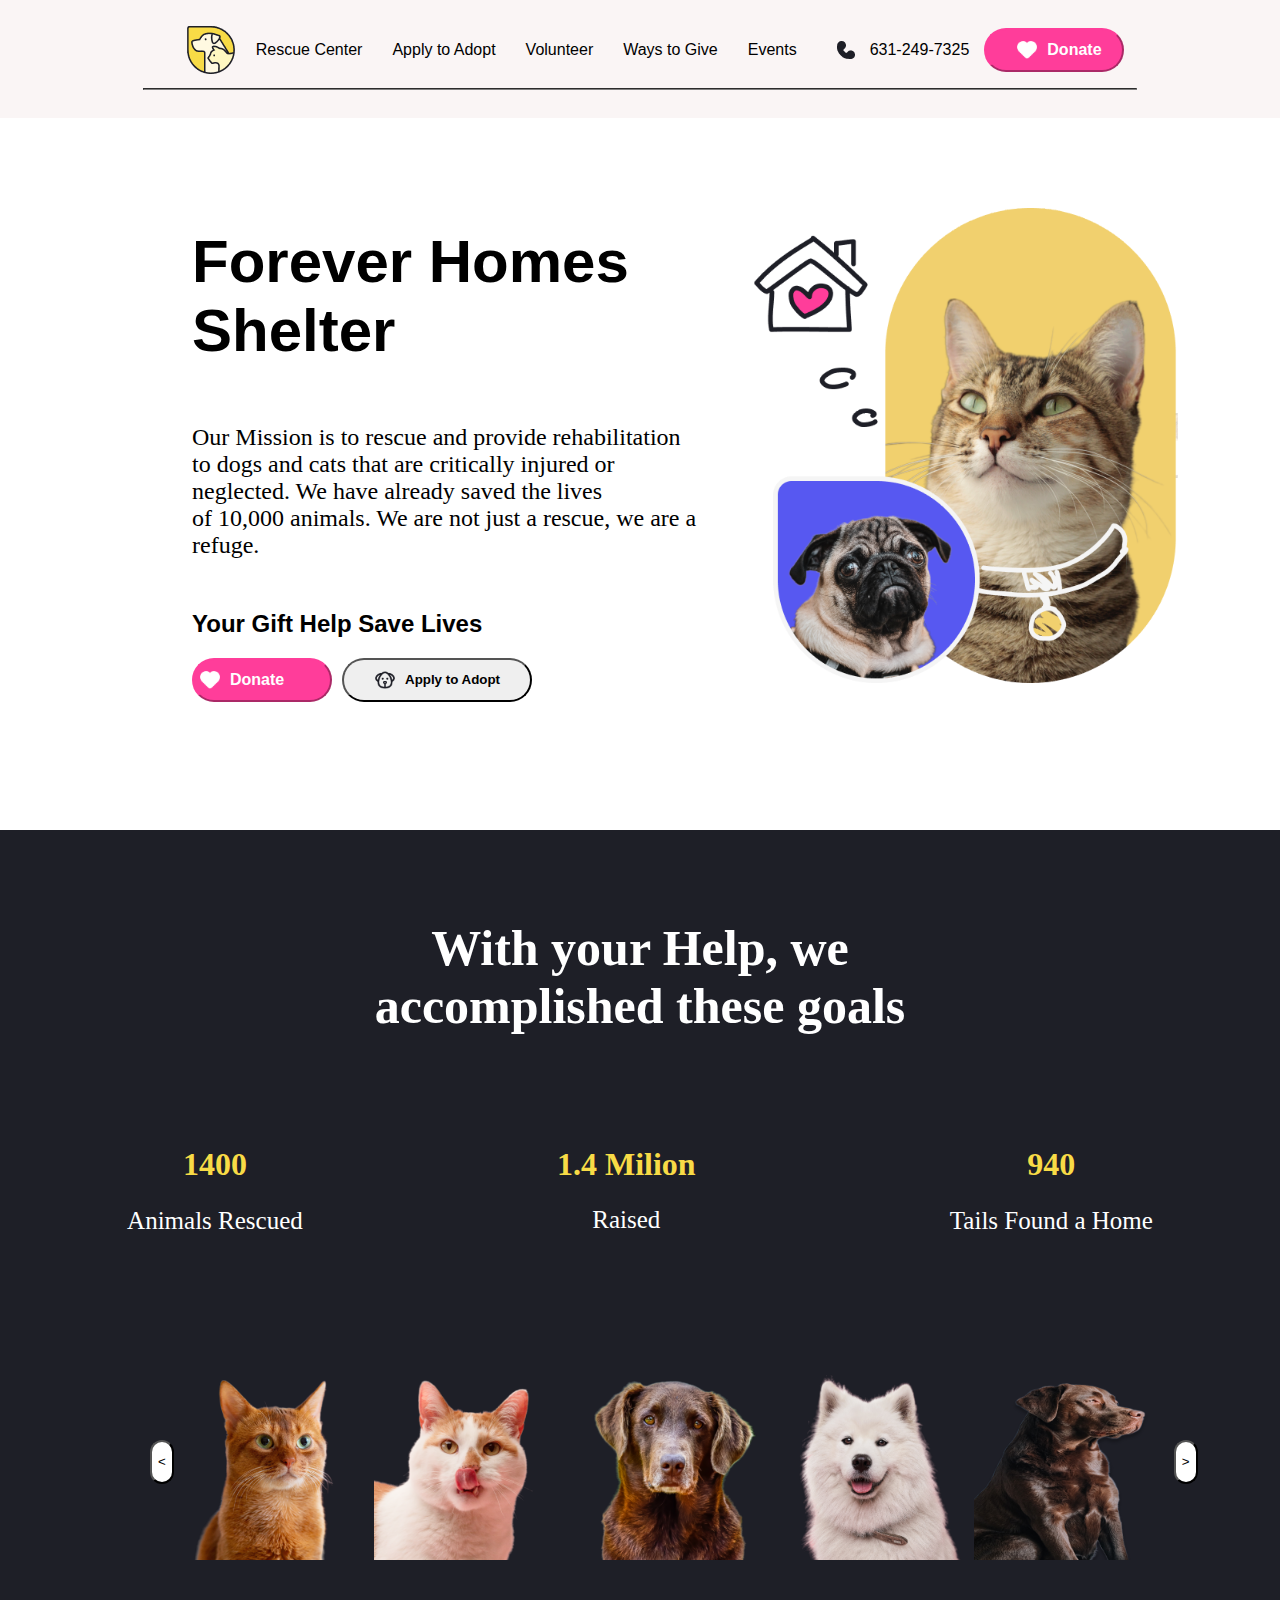
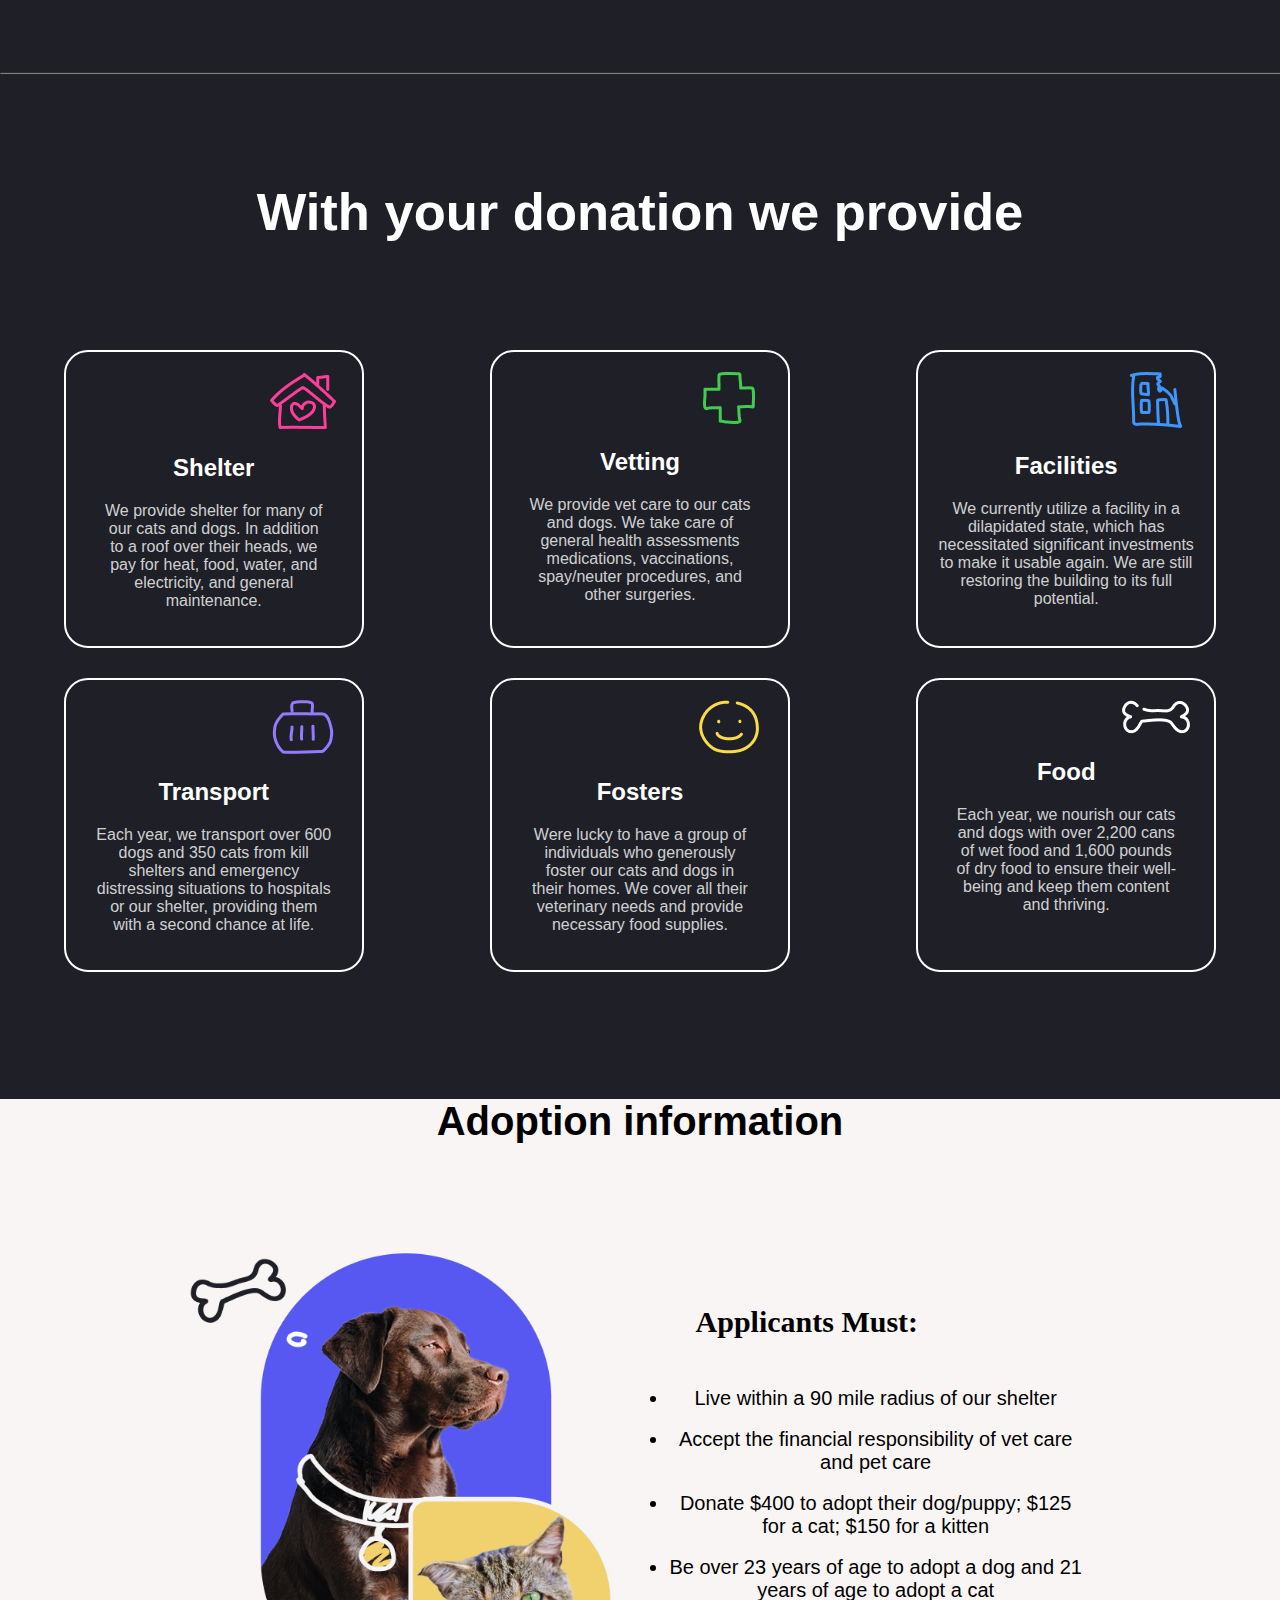
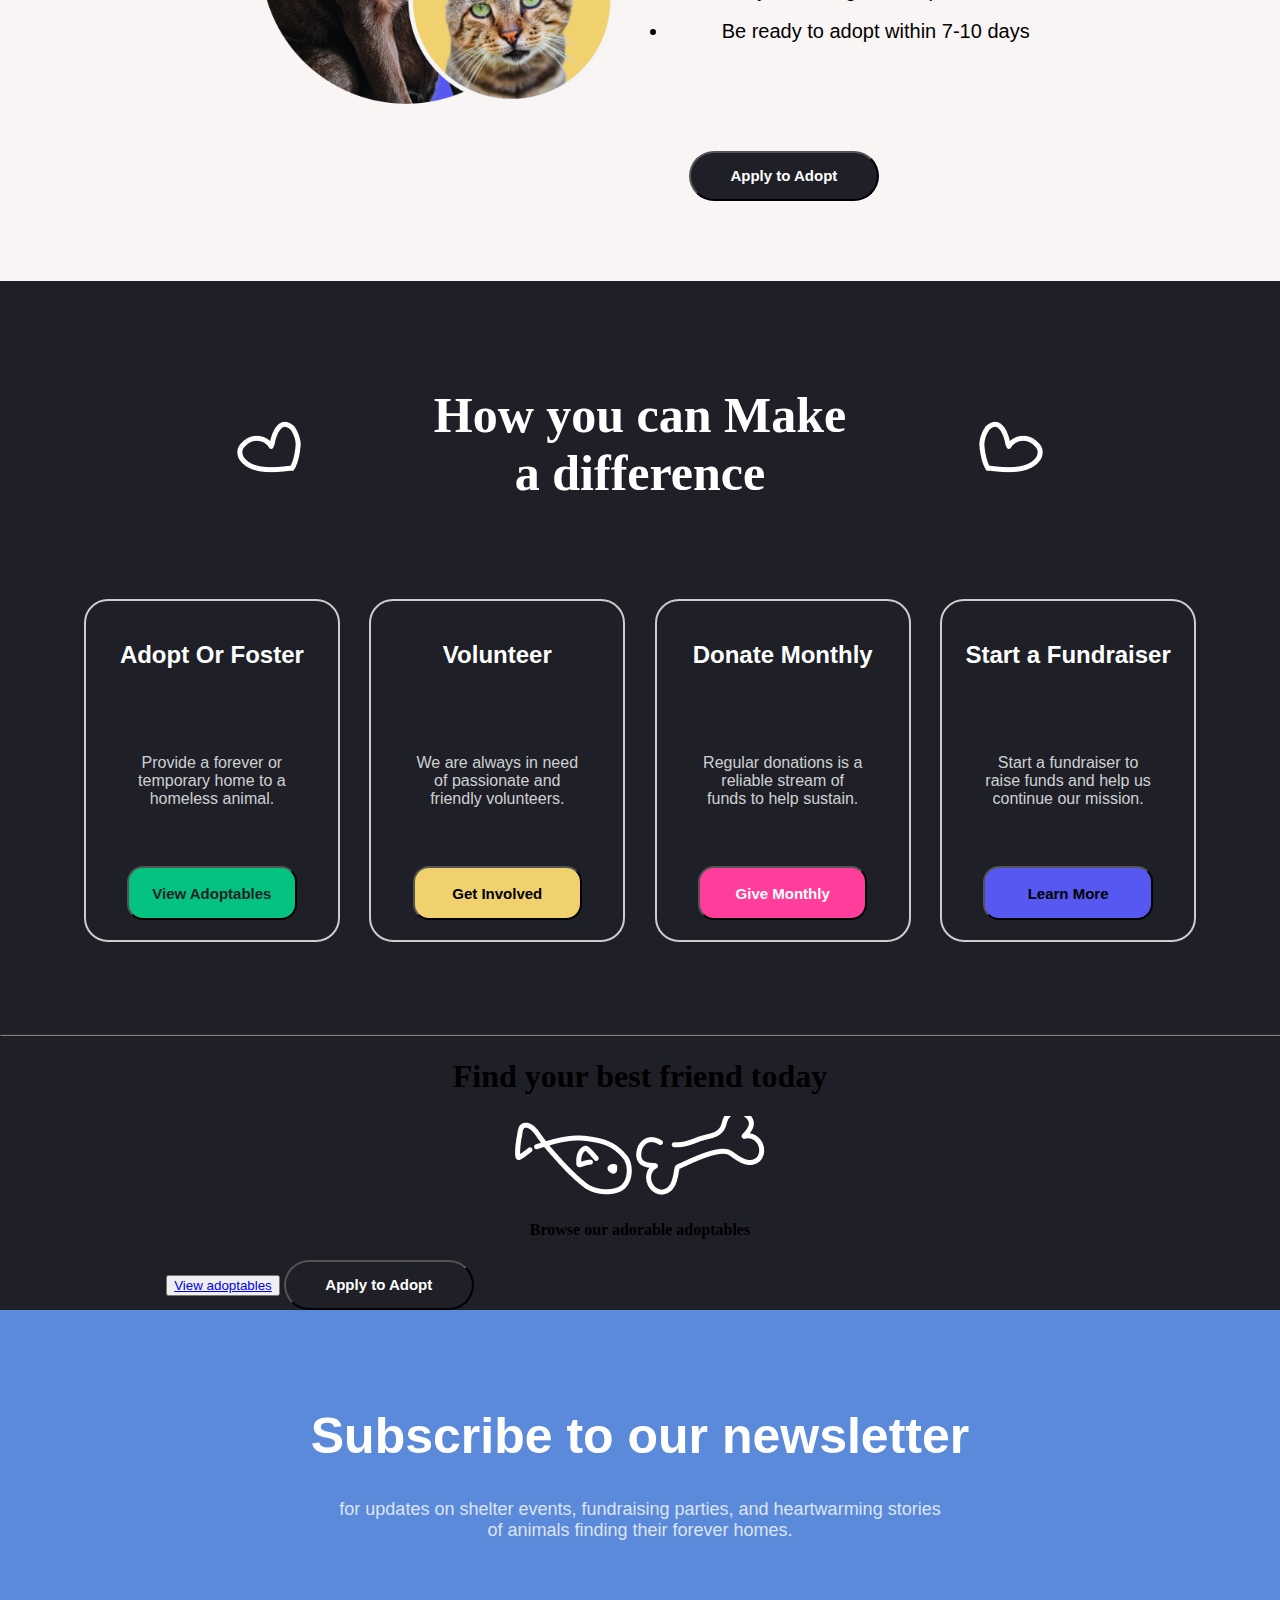
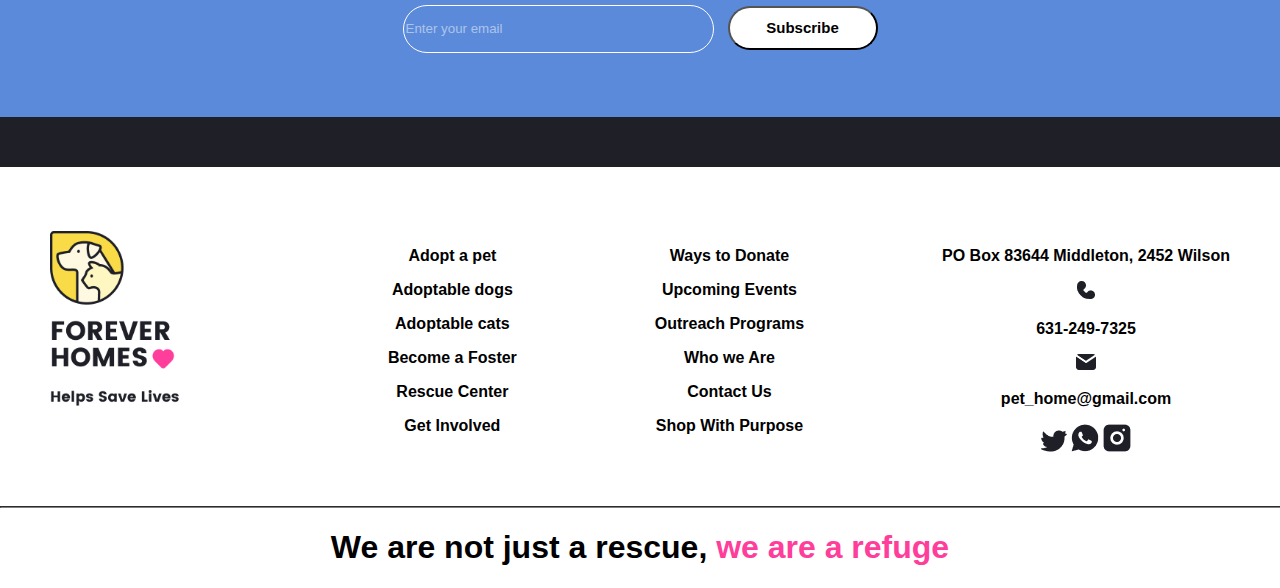
<file: Html/index.html>
<!DOCTYPE html>
<html lang="en">
<head>
    <meta charset="UTF-8">
    <meta name="viewport" content="width=device-width, initial-scale=1.0">

   
     
    <!--CSS-->
    <link rel="stylesheet" href="/Css/index.css">
    <link rel="stylesheet" href="/Css/donate.css">
    <link rel="stylesheet" href="/Css/Apply-Adopt.css">
    <!--CSS-->

    <title>Adoção de Animais</title>
</head>
<body>
    
    <!--Cabeçãlho-->
    <section class="cabecalho">
        <img src="/imgs/1 Slide/Dauwg menu.png">

        <p>Rescue Center</p>
        <p>Apply to Adopt</p>
        <p>Volunteer</p>
        <p>Ways to Give</p>
        <p>Events</p>


        <img src="/imgs/1 Slide/Telefone 1 Slide.png" alt="Telefone">
        <p>631-249-7325</p>

<!--Botão do Donate-->
        <button class="open-modal-button" onclick="openModal()"> <img src="/imgs/1 Slide/Coracao branco 1 Slide.png" width="20" class="branco" alt=""> Donate</button>
<!--Botão do Donate-->

<!--O Pop-Out que Abre quando clica no Donate-->
    <div class="overlay" id="overlay" onclick="closeModal()">
        <div class="modal">
            <h2>Choose Your Donate</h2>

            <form action="">
                <label for="email">Email*</label>
                <br>
                <input type="email" id="email" name="email" placeholder="Your email here">
                <br>
                <label for="helpAmount">HOW MUCH CAN YOU HELP**</label>
                <br>
                <input type="text" id="helpAmount" name="helpAmount" placeholder="Your answer here">
                <br>
                <label for="paymentMethod">PAYMENT METHOD</label>
                <br>
                <label for="opcao1">Opção 1:</label>
                <input type="radio" id="opcao1" name="paymentMethod" value="opcao1">
                <label for="opcao2">Opção 2:</label>
                <input type="radio" id="opcao2" name="paymentMethod" value="opcao2">
                <label for="opcao3">Opção 3:</label>
                <input type="radio" id="opcao3" name="paymentMethod" value="opcao3">
            </form>
            

            <button><a href="/Html/Success.html"> I wanna help </a></button>

            <button onclick="closeModal()">  Cancel</button>
        </div>
        
    </div>
    <!--O Pop-Out que Abre quando clica no Donate-->

    <script src="/Js/index.js"></script>

         <!--Cabeçalho Fim-->
     
        
    

        <!--Linha Divisão-->
    <hr>
        <!--Linha Divisão-->
</section>
   
   
    
<!--Slide 1-->

   <div class="container">

    <div class="bloco-1">
       
        <h1>
            Forever Homes
            Shelter

        </h1>

        <p>Our Mission is to rescue and provide rehabilitation
            to dogs and cats that are critically injured or
             neglected. We have already saved the lives 
            of 10,000 animals. We are not just a rescue, we are a
            refuge.

        </p>

        
        <h2>Your Gift Help Save Lives</h2>
    
        

        <div class="button-container">
            <button class="open-modal-button" onclick="openModal()"> <img src="/imgs/1 Slide/Coracao branco 1 Slide.png" width="20" class="branco" alt=""> Donate</button>



            <button id="apply-to-adopt"> <img src="/imgs/1 Slide/Dog Apply to dopt 1 Slide.png" width="20" alt=""> Apply to Adopt</button>
        </div>


            
            <div class="overlay2" id="overlay2" onclick="closeModal2()">
                <div class="modal2">
                    
                    <span class="close-button2" onclick="closeModal2()">&times;</span>
                    <p>Conteúdo.</p>
                </div>
            </div>



        
    </div>
    

    <div class="bloco-2">

       <img src="/imgs/1 Slide/Todos Juntos.png" width="450" alt="" >
    </div>

</div>
   
   

<!--Slide 1-->

<!--Slide 2-->

<div class="slide2-container">

    <div class="slide2-titulo">

        <h1>With your Help, we
            accomplished these goals
        </h1>

    </div>


    <div class="slide2-numbers">

        <div class="one">
            <h1>1400</h1>
            <p>Animals Rescued</p>
        </div>

        <div class="two">
            <h1>1.4 Milion</h1>
            <p>Raised</p>
        </div>

        <div class="tre">
            <h1>940</h1>
            <p>Tails Found a Home</p>
        </div>

    </div>
    

      
    <section id="carrossel">
       <div id="carrossel-inner">
        <button class="prev" onclick="prevSlide()"> < </button>

        <div class="carrosel-iten">
            <img src="/imgs/2 Slide/Gato Carrosel.png" width="200" alt="">
        </div>

        <div class="carrosel-iten">
            <img src="/imgs/2 Slide/Gato Lambendo Carrosel.png" width="200" alt="">
        </div>

        <div class="carrosel-iten">
            <img src="/imgs/2 Slide/Cachorro Marrom Carrosel.png" width="200" alt="">
        </div>

        <div class="carrosel-iten">
            <img src="/imgs/2 Slide/Cachorro Branco Carrosel.png" width="200" alt="">
        </div>

        <div class="carrosel-iten">
            <img src="/imgs/2 Slide/Cachorro Domingo a noite.png" width="200" alt="">
        </div>

        <button class="next" onclick="nextSlide()"> > </button>
       </div>
        
    </section>

    <script src="/Js/Carrosel.js"></script>
    
<!--Slide 2-->
    <hr>






<!--Slide 3-->
        <div class="slide-3">

            <div class="container-3-slide">

                <div class="titulo-3-slide">

                    <h2>With your donation we provide</h2>

                </div>


                <div class="six-box">

                    <div class="container-3">
                    
                    
                        
                    <div class="bloco-3">
                        <img src="/imgs/3 Slide/Casa 3 Slide.png" alt="">
                        <h2>Shelter</h2>
                        <p>We provide shelter for many of 
                            our cats and dogs. In addition
                             to a roof over their heads, we
                              pay for heat, food, water, and
                               electricity, and general maintenance.</p>

                               
                    </div>
                    <div class="bloco-3">
                        <img src="/imgs/3 Slide/Vetting.png" alt="">
                        <h2>Vetting</h2>
                        <p>We provide vet care to our cats
                             and dogs. We take care of
                              general health assessments
                               medications, vaccinations,
                                spay/neuter procedures, and
                                 other surgeries.</p>
                    </div>
                    <div class="bloco-3">
                        <img src="/imgs/3 Slide/Facilities 3 Slide.png" alt="">
                        <h2>Facilities</h2>
                        <p>We currently utilize a facility in a dilapidated state, which has necessitated significant investments to make it usable again. We are still restoring the building to its full potential.</p>
                    </div>
                    
                    <div class="bloco-3">
                        <img src="/imgs/3 Slide/Transporte 3 Slide.png" alt="">
                        <h2>Transport</h2>
                        <p>Each year, we transport over 600
                             dogs and 350 cats from kill
                            shelters and emergency
                               distressing situations to hospitals
                                or our shelter, providing them
                                 with a second chance at life.</p>
                    </div>
                    <div class="bloco-3">
                        <img src="/imgs/3 Slide/Fosters 3 Slide.png" alt="">
                        <h2>Fosters</h2>
                        <p>Were lucky to have a group of
                             individuals who generously
                              foster our cats and dogs in
                               their homes. We cover all their
                                veterinary needs and provide
                                 necessary food supplies.</p>
                    </div>
                    <div class="bloco-3">
                        <img src="/imgs/3 Slide/Osso 3 Slide.png" alt="">
                        <h2>Food</h2>
                        <p>Each year, we nourish our  cats
                             and dogs with over 2,200 cans
                              of wet food and 1,600 pounds
                               of dry food to ensure their well-
                               being and keep them content
                                and thriving.</p>
                    </div>

                    
                </div>

            </div>
            
        </div>

<!--Slide 3 Fim-->


<!--Slide 4-->
    
        <div class="slide-4">

            <div class="slide-4-conteudo">

                <h2>Adoption information</h2>

            </div>
                <div class="slide-4-body">

                    <div class="dog-cat">
                       <img src="/imgs/4 Slide/slide-4-juntos.png" width="450" alt="">
                    </div>


                    <div class="must">
                        

                        
                        <ul>
                            <h3>Applicants Must:</h3>
                    <li>Live within a 90 mile radius of our shelter</li>
                    <li>Accept the financial responsibility of vet care and pet care</li>
            <li>Donate $400 to adopt their dog/puppy; $125 for a cat; $150 for a kitten</li>
            <li>Be over 23 years of age to adopt a dog and 21 years of age to adopt a cat</li>
                        <li> Be ready to adopt within 7-10 days</li>
                            
                            
                            
                            
                           
                        <button id="apply-to-adopt2"> Apply to Adopt</button>
                        </ul>
                        
                    </div>

                    
                </div>

                

        </div>
<!--Slide 4 Fim-->


<!--Slide 5-->

        <div class="slide-5">

            <div class="slide-5-conteudo">

                <div class="make-diference">
                    <h2>How you can Make 
                        a difference</h2>
                    <img class="heart-left" src="/imgs/5 Slide/Coracao 5 slide.png" alt="">
                    <img class="heart-direita" src="/imgs/5 Slide/Coracao 5 Slide direita.png" alt="">
                </div>

                <div class="container-slide-5">
                    <div class="bloco-slide-5">
                        <h2>Adopt Or Foster</h2>
                        <p>Provide a forever or
                         temporary home to a
                          homeless animal.</p>
                        <button class="view"> <a href="/Html/View-Adoptables.html"> View Adoptables </a></button>
                    </div>
                    <div class="bloco-slide-5">
                        <h2>Volunteer</h2>
                        <p>We are always in need
                             of passionate and
                             friendly volunteers.</p>
                        <button class="get">Get Involved</button>
                    </div>
                    <div class="bloco-slide-5">
                        <h2>Donate Monthly</h2>
                        <p>Regular donations is a
                         reliable stream of
                         funds to help sustain.</p>
                        <button class="give">Give Monthly</button>
                    </div>
                    <div class="bloco-slide-5">
                        <h2>Start a Fundraiser</h2>
                        <p>Start a fundraiser to
                         raise funds and help us continue our mission.</p>
                        <button class="learn">Learn More</button>
                    </div>
                </div>

            </div>

        </div>


        <hr>
<!--Slide 5 Fim-->


<!--Slide 6-->
        
        <div class="slide-6">

            <div class="slide-6-conteudo">

                <div class="find-your">
                    <h1>Find your <span> best friend </span> today</h1>
                    <img class="pexin" src="/imgs/6 Slide/Peixe.png" alt="">
                    <img class="ossin" src="/imgs/6 Slide/Osso Branco 6 Slide.png" alt="">

                    <h4>Browse our adorable adoptables</h4>

                    <div class="botao-find-your">
                        <button><a href="/Html/View-Adoptables.html">View adoptables </a> </button>
                        <button id="apply-to-adopt2">Apply to Adopt</button>
                    </div>
                </div>

                

            </div>

        </div>
    
<!--Slide 6 Fim-->


<!--Slide 7-->
    
        <div class="slide-7">

            <div class="subscribe-7">
                <h1>Subscribe to our newsletter</h1>

                <p>for updates on shelter events, fundraising parties, and heartwarming stories
                    of animals finding their forever homes.</p>
            </div>

            <div class="la-botao">
                <input type="email" placeholder="Enter your email">
                <button><a href="/Html/Success.html"> Subscribe </a></button>
            </div>

        </div>

<!--Slide 7 Fim-->



<!--Slide 8-->

        <div class="slide-8">

            <div class="conteudo-todo">

                <div class="bloco-inteiro">

                    <div class="um">
                        <img src="/imgs/8 Slide/Logo (1).png" width="200" alt="">
                    </div>

                    <div class="dois">
                        <p>Adopt a pet</p>
                        <p>Adoptable dogs</p>
                        <p>Adoptable cats</p>
                        <p>Become a Foster</p>
                        <p>Rescue Center</p>
                        <p>Get Involved</p>
                    </div>

                    <div class="tres">
                        <p>Ways to Donate</p>
                        <p>Upcoming Events</p>
                        <p>Outreach Programs</p>
                        <p>Who we Are</p>
                        <p>Contact Us</p>
                        <p>Shop With Purpose</p>
                    </div>

                    <div class="quatro">
                        <p>PO Box 83644
                            Middleton, 2452 Wilson
                        </p>

                        <img src="/imgs/8 Slide/Telefone 1 Slide.png" alt="">
                        <p>631-249-7325</p>

                        <img src="/imgs/8 Slide/Email.png" alt="">
                        <p>pet_home@gmail.com</p>

                        <img src="/imgs/8 Slide/Twitter.png" alt="">
                        <img src="/imgs/8 Slide/Whatsaap.png" alt="">
                        <img src="/imgs/8 Slide/Instagram.png" alt="">
                        
                    </div>

                </div>
                <hr>

                <h1>​We are not just a rescue, <span> we are a refuge</span></h1>
            </div>

        </div>
    
<!--Slide 8 Fim-->

     
    
        
</body>
</html>
</file>
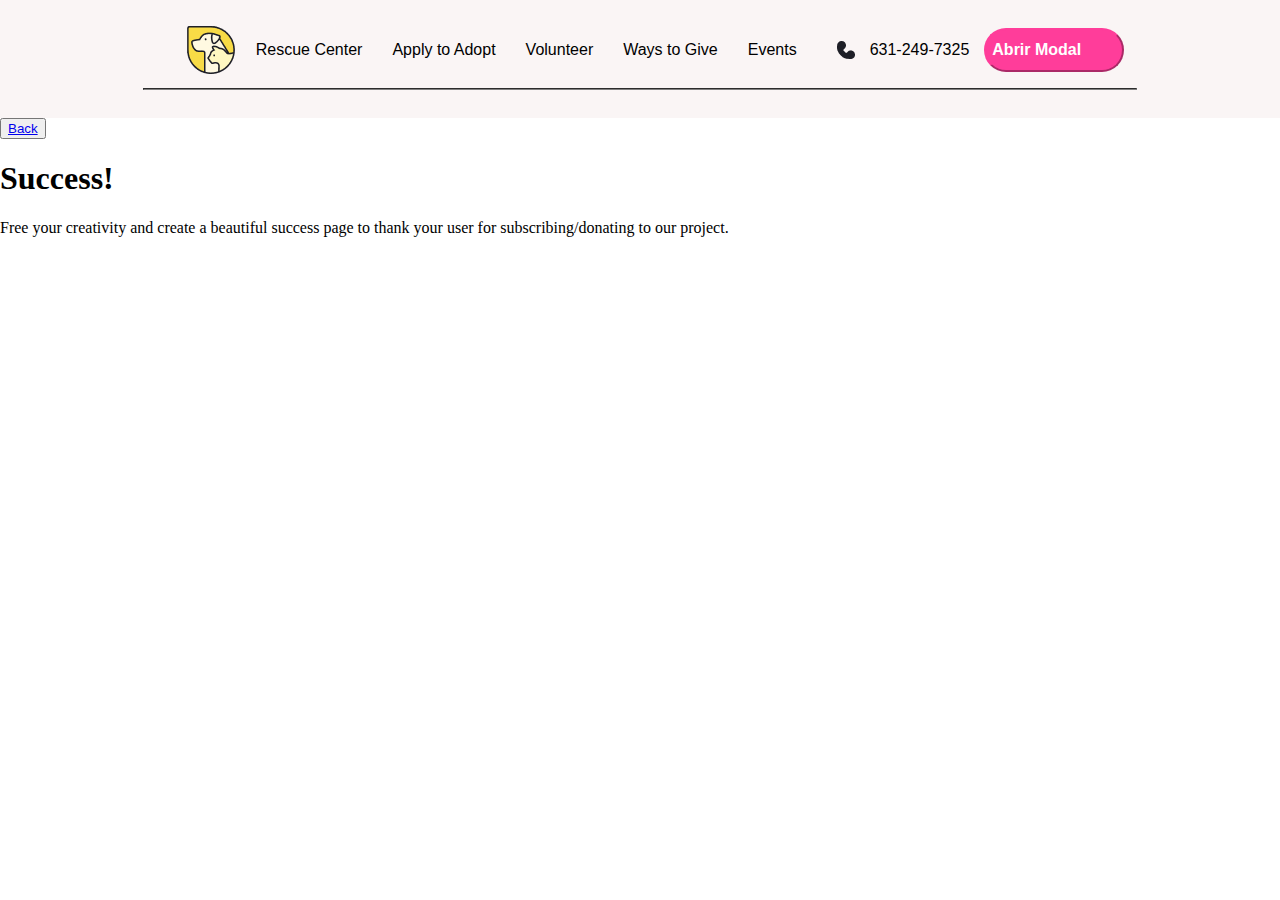
<file: Html/Success.html>
<!DOCTYPE html>
<html lang="en">
<head>
    <meta charset="UTF-8">
    <meta name="viewport" content="width=device-width, initial-scale=1.0">
    <link rel="stylesheet" href="/Css/index.css">
    <link rel="stylesheet" href="/Css/donate.css">
    
    <title>Sucesso</title>
</head>
<body>

    <section class="cabecalho">
        <img src="/imgs/1 Slide/Dauwg menu.png">

        <p>Rescue Center</p>
        <p>Apply to Adopt</p>
        <p>Volunteer</p>
        <p>Ways to Give</p>
        <p>Events</p>


        <img src="/imgs/1 Slide/Telefone 1 Slide.png" alt="Telefone">
        <p>631-249-7325</p>

        <button class="open-modal-button" onclick="openModal()">Abrir Modal</button>

    <div class="overlay" id="overlay" onclick="closeModal()">
        <div class="modal">
            <p>Conteúdo do modal. Pode ser qualquer coisa que você desejar.</p>
            <button onclick="closeModal()">Cancel</button>
        </div>
    </div>

    <script src="/Js/index.js" ></script>

        
    <hr>
</section>




<div class="sucesso">

    <div class="conteudo-sucesso">

        <button><a href="/Html/index.html"> Back </a></button>

        <h1>Success!</h1>
        <p>Free your creativity and create a beautiful success page to thank your user for subscribing/donating to our project.</p>

    </div>

</div>
    
</body>
</html>
</file>
<file: Css/index.css>
body{
    min-height: 100vh;
    margin: 0;
    overflow: scroll;
}



/* 1 Slide Cabeçalho */
.cabecalho { /* Deixar um do lado do outro*/
    display: flex;
    align-items: center;
    justify-content: center;
    padding: 20px;
    flex-wrap: wrap;
    background-color: rgb(250, 245, 245);
}

.cabecalho p{
    font-family: 'Montserrat', sans-serif;
    margin:0 15px
}


.cabecalho hr{
width: 80%;

}

.cabecalho img, #donate-button{
    margin-left: 25px;
}

.open-modal-button{
    background-color: #FF3D9A;
    border-color:  #FF3D9A;
    cursor: pointer;
    color: #fff;
    display: flex;
    align-items: center;
    border-radius: 32px;
    height: 44px;
    width: 140px;
    font-size: 16px;
    font-weight: bold;
}

.open-modal-button img{
    margin-right: 10px;
}

.open-modal-button2{
    background-color: #FF3D9A;
    border-color:  #FF3D9A;
    cursor: pointer;
    color: #fff;
    display: flex;
    align-items: center;
    border-radius: 32px;
    height: 44px;
    width: 140px;
    font-size: 16px;
    font-weight: bold;
}

.open-modal-button2 img{
    margin: 10px;
    margin-left: 25px;
}

#apply-to-adopt{
    width: 190px;
    border-radius: 32px;
    display: flex;
    align-items: center;
    font-weight: bold;
    cursor: pointer;
}

#apply-to-adopt img{
    margin: 10px;
    margin-left: 25px;
}




@media screen and (max-width: 768px) {

.cabecalho p {
margin: 10px
}
}


hr {
    
    width: 900px;
}



.container {
    display: flex;
    justify-content: space-between;
}

.button-container{
    display: flex;
}

.bloco-1 {
    padding-bottom: 10%;
    margin-left: 15%;
    
}

.bloco-1 button{
    
    margin-right: 10px;
}

.bloco-1 h1{
    font-family: 'Montserrat', sans-serif;
    font-size: 60px;
    white-space: pre-line;
    
}
.bloco-1 h2{
    font-family: 'Montserrat', sans-serif;
    
}

.bloco-1 p{
    margin-top: -10%;
    white-space: pre-line;
    font-size: 24px;
}




.bloco-2 img{
    max-width: 100%;
        height: auto;
    margin-top: 20%;
    margin-left: -20%;
   
}















/*.casinha{
    width: 120px;
   margin-top: 15%;
    margin-left: 5%;
    position: absolute;
}

.doguinho{
    
    margin-top: 60%;
    margin-left: 30%;
    width: 180px;
    position: absolute;
}


.gatinho{
    margin-left: 40%;
    margin-top: 25%;
    width: 250px;
}





/* 2 Slide */


.slide2-container{
    width: auto;
    background-color: rgb(30, 31, 39);
    text-align: center;
}

.slide2-titulo{
    color: rgb(255,255,255);
    white-space: pre-line;
    font-size: 25px;
}


.slide2-numbers {
    display: flex;
    justify-content: space-around;
    
    
}

.one,
.two,
.tre {
    
    display: flex;
    flex-direction: column;
    align-items: center;
}

.one h1,
.two h1,
.tre h1,
.one p,
.two p,
.tre p {
    margin: 5;
}

.slide2-numbers h1{
    color: rgb(248, 219, 70)
}

.slide2-numbers  p{
    margin-top: 1%;
    font-size: 25px;
    color: rgb(255,255,255)
}





/* Container*/

#carrossel{
    padding: 100px 0 100px 0;
}

#carrossel-inner{
    margin-inline-start: 150px;
    margin-inline-end: 150px;
    display: flex;
    justify-content: space-between;
    align-items: center;
}

#carrossel-inner .prev{
    width: 44px;
    height: 44px;
    border-radius: 30px;
    background-color: #fff;
}

#carrossel-inner .next{
    width: 44px;
    height: 44px;
    border-radius: 30px;
    background-color: #fff
}


   hr{
    
    width: 100%;
    border-color: grey;
  }


/* 3 Slide*/

.slide-3{
    margin-top: 5%;
    background-color: (30, 31, 39)
}

.container-3-slide{
    display: flex;
        flex-direction: column;
        align-items: center;

       
}

.titulo-3-slide{
    font-family: 'Montserrat', sans-serif;
    font-size: 35px;
    color: rgb(255, 255, 255);
}



.six-box{
    padding: 5%;
    max-width: 100%;
    height: auto;
    
}


.slide-5{
    padding: 5%;
     
    }
    

    
    
    .container-3 {
        display: flex;
        flex-wrap: wrap;
        justify-content: space-between;
    }
    
    .bloco-3 {
        display: block;
        justify-content: space-between;
        width: 26%;
        margin-bottom: 30px;
        box-sizing: border-box;
        border: 2px solid white;
       border-radius: 24px;
        padding: 20px;
        text-align: center;
        
    }
    
    .bloco-3 p{
        white-space: pre-line;
        color:  #FFFFFFCC;
        font-family: 'Montserrat', sans-serif;
        font-weight: 500;
        
    }

    .bloco-3 h2{
        color:  #FFFFFF;
       
        font-family: 'Montserrat', sans-serif;
        font-weight: 700;
    }


.bloco-3 img{
    
    margin-left: 70%;
}






.four-five-six{
    display: flex;
    justify-content: space-around;
    width: 1208px;
    height: 355px;
    gap: 10px;

}

.four-five-six h2{
    font-family: 'Montserrat', sans-serif;
    margin-right: 50%;
    margin-top: 20%;
}


.four-five-six p{
    color: rgb(142, 143, 147);
    font-family: 'Montserrat', sans-serif;
    line-height: 1.5;
    margin-bottom: 20px;
    white-space: pre-line;
}


.four-five-six .box-4, .box-5, .box-6  {
    
    color: #fff;
    border-radius: 20px;
    width: 270px;
    height: 280px;
    border: 2px solid #fff;
    
        display: flex;
        flex-direction: column;
        align-items: center;
        text-align: center;
    
        position: relative;
}


.box-4 img, .box-5 img, .box-6 img {
    position: absolute;
    margin-left: 55%;
    margin-top: 10%;
    
}




/* Slide 4*/

.slide-4{
    background-color: rgb(250, 245, 245);
    position: relative;
}

.slide-4-body{
    padding: 5%;
    

    display: flex;
    justify-content: space-between;
}

.slide-4-conteudo h2 {
    font-family: 'Montserrat', sans-serif;
font-size: 40px;
   

    
}

.dog-cat{
    max-width: 50%;
   margin-left: 10%;
   
}

.must{
    display: flex;
    justify-content: space-between;
}

#apply-to-adopt2{
    width: 190px;
    height: 50px;
    color: #ffffff;
    background-color: #1E1F27;
    border-radius: 32px;
    font-family: 'Montserrat', sans-serif;
    text-align: center;
    font-weight: bold;
    font-size: 15px;
    cursor: pointer;  
    margin-right: 50%; 
}

.must ul{
    white-space: pre-line;
    margin-right: 15%;
    
}

.must li{
    margin-right: 10%;
    font-size: 20px;
    font-weight:500;
    font-family: 'Montserrat', sans-serif;
}

.must h3 {
    font-size: 30px;
    margin-right: 40%;
    font-weight: bold;
}



/* Slide 5*/

.make-diference{
    color: #ffffff;
    position: relative;
}

.make-diference .heart-left{
    position: absolute;
    top: 30%;
   left: 15%;
}

.make-diference .heart-direita{
    position: absolute;
    top: 30%;
   right: 15%;
}

.make-diference h2{
    white-space: pre-line;
    font-size: 50px;
}


.container-slide-5{
    display: flex;
    justify-content: space-between;
    margin: 20px;  
}


.bloco-slide-5{
       margin-top: 5%;
    width: 23%; /* Ajuste conforme necessário para adicionar espaço entre os blocos */
    box-sizing: border-box;
    border-radius: 24px;
    padding: 20px;
    text-align: center;
    border: 2px solid #ccc; /* Adiciona borda de 1 pixel sólida de cor cinza (#ccc) */
    
}

.bloco-slide-5 h2{
    
    font-family: 'Montserrat', sans-serif;
    color: #fff;
    font-weight: 700;
}

.bloco-slide-5 p{
    color:  #FFFFFFCC;
    margin-top: 40%;
    font-family: 'Montserrat', sans-serif;
    font-weight: 500;
    
    white-space: pre-line;
}

.bloco-slide-5 button{
    font-weight: 700;
    margin-top: 20%;
    font-size: 15px;
    width: 80%;
    height: 54px;
    border-radius: 16px;
}

.bloco-slide-5 button a{
    text-decoration: none;
    color: #1E1F27;
}

.view{
    background-color: #04C27F;
    
}

.get{
background-color:  #F1D06E;

}

.give{
background-color:  #FF3D9A;
color: #fff;
}

.learn{
   background-color: #5758F1;
   
}








/*.slide-6-conteudo{
    padding-top: 20%;
    
}

.find-your {
    
}

.find-your h1 {
    font-family: 'Montserrat', sans-serif;
    color: white;
}

.find-your span{
    font-family: 'Montserrat', sans-serif;
    color: #F8DB46
}

.find-your h4 {
    
    font-family: 'Montserrat', sans-serif;
    font-size: 20px;
    color: #fff;
}



.slide-6 .six-cat {
    
    left: 10%;

}

.slide-6 .six-dog {
   
    margin-top: 10px;
    margin-left: 60%;

}





.find-your{
    position: relative;
}

.pexin{
    position: absolute;

    left: 15%;
}

.ossin{
    position: absolute;

    right: 15%;
}
*/



.slide-7{
    background-color: rgb(90, 138, 217);
    padding-top: 5%;
    padding-bottom: 5%;

}

.subscribe-7 h1{
    font-family: 'Montserrat', sans-serif;
    font-size: 50px;
    font-weight: 700;
    color: #FFFFFF;
}
.subscribe-7 p{
    font-family: 'Montserrat', sans-serif;
    font-size: 18px;
    color: #FFFFFFCC;

    white-space:  pre-line;
}

.la-botao{
    margin-top: 5%;
}

.la-botao input{
    border-radius: 32px;
    border: 1px solid white;
    background-color: transparent;
    width: 305px;
    height: 44px;
    margin-right: 10px;
}

.la-botao ::placeholder{
    color:  #FFFFFF80;
    margin-left: 20%;
}

.la-botao button{
    background-color: #fff;
    border-radius: 24px;
    width: 150px;
    height: 44px;
    
    
}

.la-botao button a{
    font-size: 15px;
    font-weight: 700;
    color: black;
    text-decoration: none;
}




.slide-8{
background-color: rgb(255,255,255);
}

.bloco-inteiro{
    display: flex;
    justify-content: space-between;
    padding-top: 5%;
    margin: 50px;
}


.bloco-inteiro p{
    font-weight: 700;
    font-size: 16px;
    font-family: 'Montserrat Alternates', sans-serif;
}

.conteudo-todo h1{
    font-family: 'Montserrat', sans-serif;
}

.conteudo-todo span{
    font-family: 'Montserrat', sans-serif;
    font-weight: 700;
    color: #FF3D9A;
}


.adotavel-conteudo{
    background-color: #1E1F27;
}

.adotavel-back{
   text-align: center;
}


.container-va {
    display: flex;
    flex-wrap: wrap;
    justify-content: space-around;
    margin: 20px;
}

.bloco-img {
    width: 23%; /* Ajuste conforme necessário para adicionar espaço entre as imagens */
    margin-bottom: 20px;
}

.bloco-img img {
    width: 100%;
    height: auto;
    border: 1px solid #ccc; /* Adiciona uma borda de 1 pixel sólida de cor cinza (#ccc) */
}
</file>
<file: Css/donate.css>
.overlay {
    display: none;
    position: fixed;
    top: 0;
    left: 0;
    width: 100%;
    height: 100%;
    background-color: rgba(0, 0, 0, 0.7);
    align-items: center;
    justify-content: center;
}

.modal {
    background-color: #fff;
    padding: 20px;
    border-radius: 8px;
    box-shadow: 0 0 10px rgba(0, 0, 0, 0.3);
}

/* Estilo para esconder o botão de fechar */
.close-button {
    cursor: pointer;
    position: absolute;
    top: 10px;
    right: 10px;
}
</file>
<file: Css/Apply-Adopt.css>
.overlay2 {
    display: none;
    position: fixed;
    top: 0;
    left: 0;
    width: 100%;
    height: 100%;
    background-color: rgba(0, 0, 0, 0.7);
    align-items: center;
    justify-content: center;
}

.modal2 {
    background-color: #fff;
    padding: 20px;
    border-radius: 8px;
    box-shadow: 0 0 10px rgba(0, 0, 0, 0.3);
}

/* Estilo para esconder o botão de fechar */
.close-button2 {
    cursor: pointer;
    position: absolute;
    top: 10px;
    right: 10px;
}
</file>
